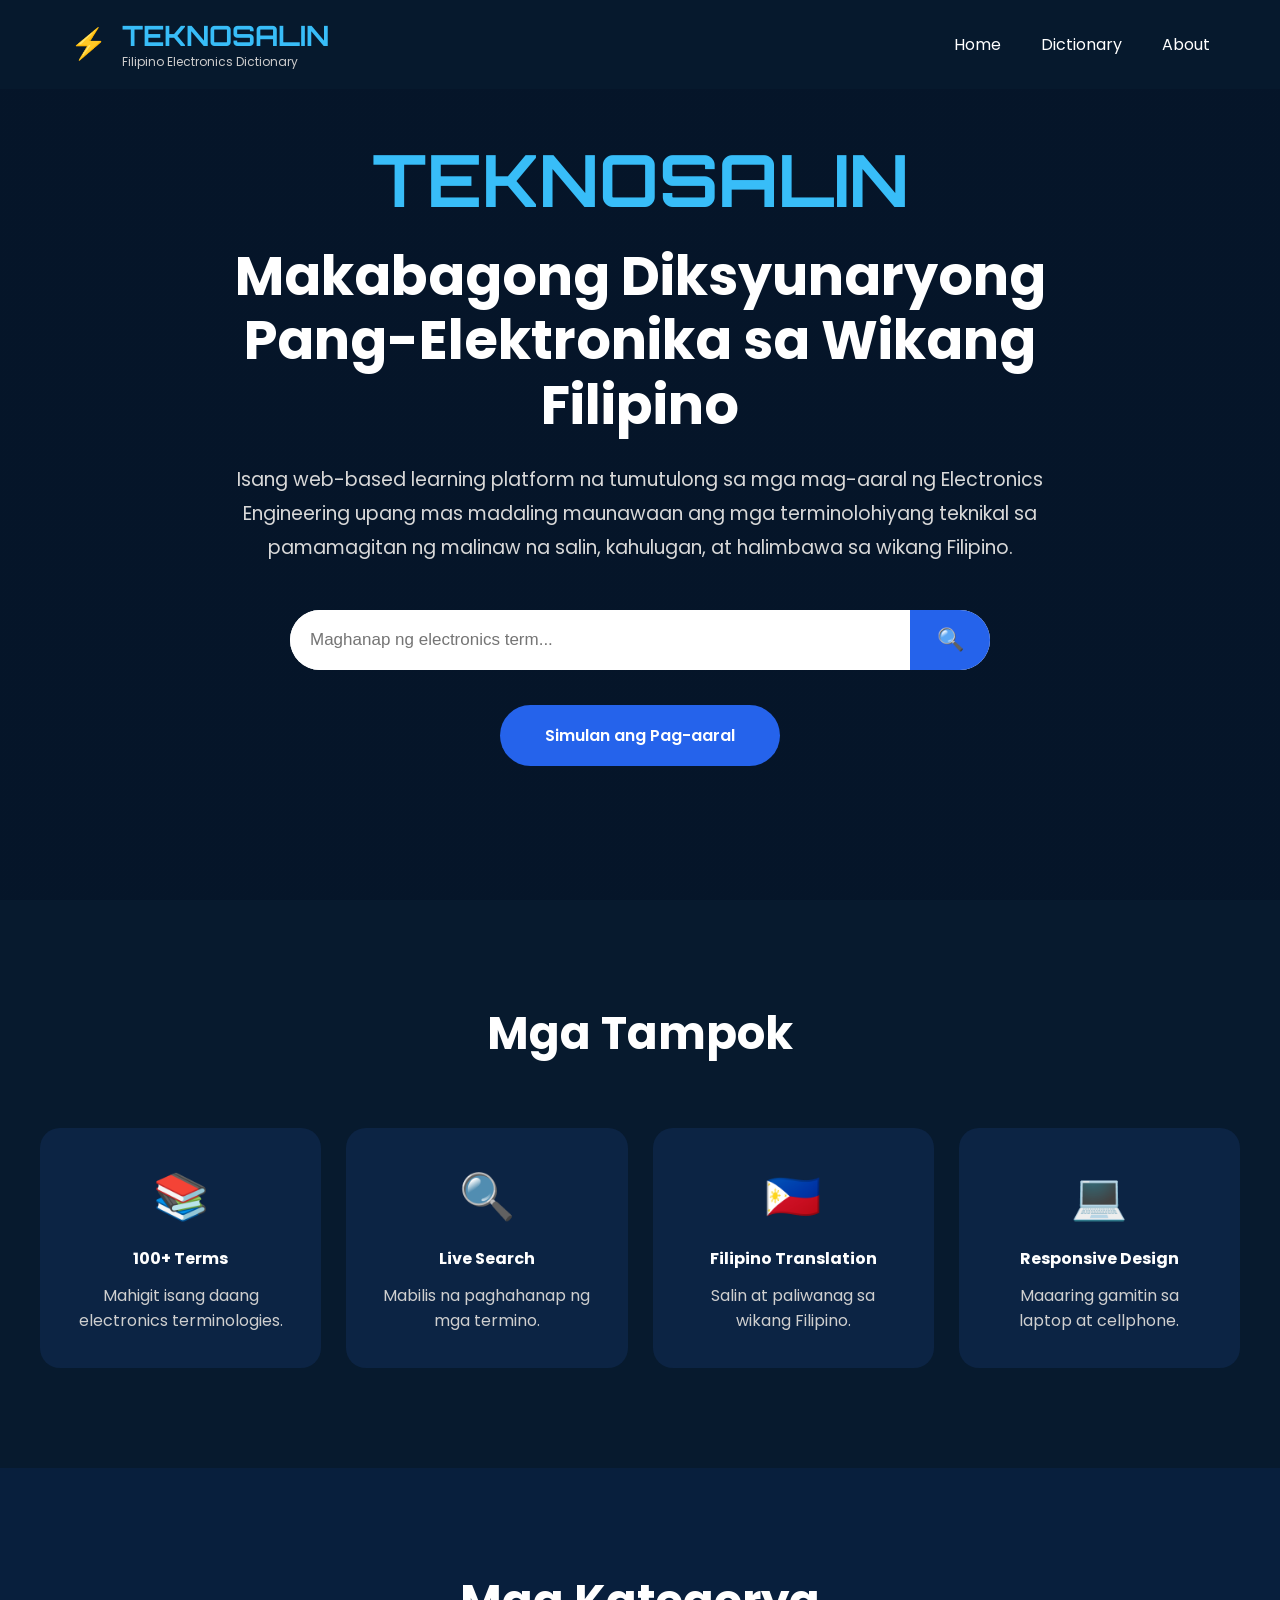
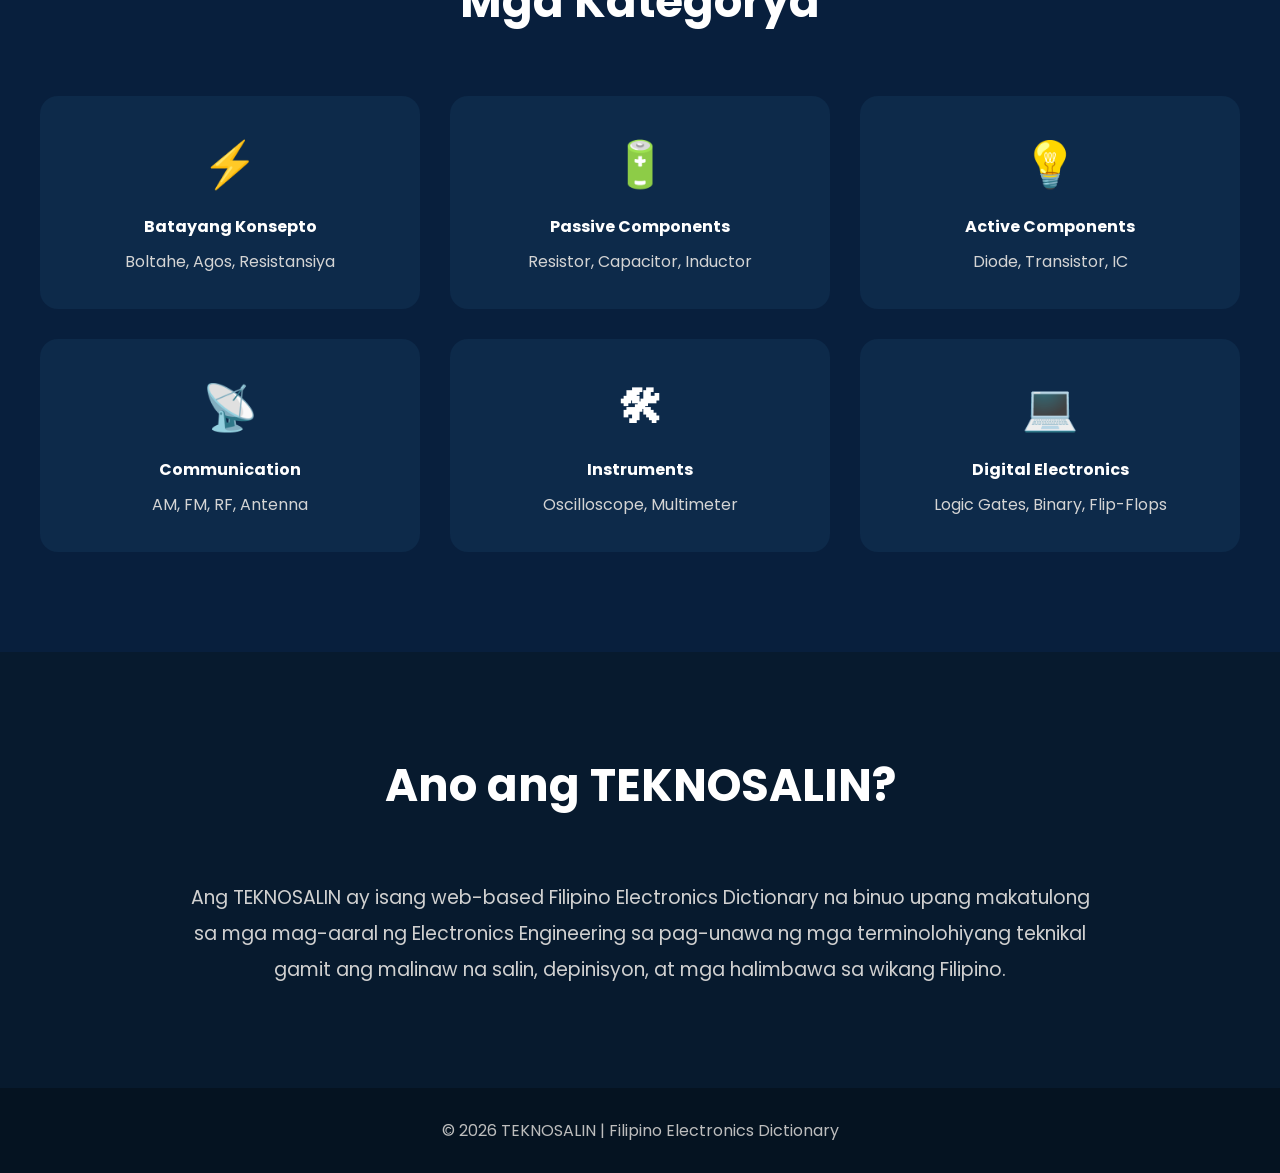
<file: index.html>
<!DOCTYPE html>
<html lang="en">

<head>
    <meta charset="UTF-8">
    <meta name="viewport" content="width=device-width, initial-scale=1.0">

    <title>TEKNOSALIN | Filipino Electronics Dictionary</title>

    <!-- Google Fonts -->
    <link rel="preconnect" href="https://fonts.googleapis.com">
    <link rel="preconnect" href="https://fonts.gstatic.com" crossorigin>

    <link href="https://fonts.googleapis.com/css2?family=Orbitron:wght@500;700;800&family=Poppins:wght@300;400;500;600;700&display=swap" rel="stylesheet">

    <!-- CSS -->
    <link rel="stylesheet" href="css/style.css">
    <link rel="stylesheet" href="css/responsive.css">
</head>

<body>

    <!-- ================= NAVIGATION ================= -->

    <header>

        <nav class="navbar">

            <div class="logo">
                <span class="logo-icon">⚡</span>
                <div>
                    <h2>TEKNOSALIN</h2>
                    <p>Filipino Electronics Dictionary</p>
                </div>
            </div>

            <ul class="nav-links">

                <li><a href="index.html">Home</a></li>

                <li><a href="dictionary.html">Dictionary</a></li>

                <li><a href="about.html">About</a></li>

            </ul>

        </nav>

    </header>





    <!-- ================= HERO ================= -->

    <section class="hero">

        <div class="overlay"></div>

        <div class="hero-content">

            <h1>TEKNOSALIN</h1>

            <h2>
                Makabagong Diksyunaryong Pang-Elektronika
                sa Wikang Filipino
            </h2>

            <p>

                Isang web-based learning platform na tumutulong sa mga
                mag-aaral ng Electronics Engineering upang mas madaling
                maunawaan ang mga terminolohiyang teknikal sa pamamagitan
                ng malinaw na salin, kahulugan, at halimbawa sa wikang
                Filipino.

            </p>


            <div class="search-box">

                 <input
                    type="text"
                    id="homeSearch"
                    placeholder="Maghanap ng electronics term..."
                 >

                <button id="homeSearchBtn">🔍</button>

            </div>

            <a href="dictionary.html" class="btn">

                Simulan ang Pag-aaral

            </a>

        </div>

    </section>





    <!-- ================= FEATURES ================= -->

    <section class="features">

        <h2>Mga Tampok</h2>

        <div class="feature-container">

            <div class="feature-card">

                <h3>📚</h3>

                <h4>100+ Terms</h4>

                <p>Mahigit isang daang electronics terminologies.</p>

            </div>

            <div class="feature-card">

                <h3>🔍</h3>

                <h4>Live Search</h4>

                <p>Mabilis na paghahanap ng mga termino.</p>

            </div>

            <div class="feature-card">

                <h3>🇵🇭</h3>

                <h4>Filipino Translation</h4>

                <p>Salin at paliwanag sa wikang Filipino.</p>

            </div>

            <div class="feature-card">

                <h3>💻</h3>

                <h4>Responsive Design</h4>

                <p>Maaaring gamitin sa laptop at cellphone.</p>

            </div>

        </div>

    </section>





    <!-- ================= CATEGORIES ================= -->

    <section class="categories">

        <h2>Mga Kategorya</h2>

        <div class="category-container">

            <div class="category-card"
                onclick="location.href='dictionary.html?category=Batayang%20Konsepto'">

                <h3>⚡</h3>

                <h4>Batayang Konsepto</h4>

                <p>Boltahe, Agos, Resistansiya</p>

            </div>

            <div class="category-card"
                onclick="location.href='dictionary.html?category=Passive%20Components'">

                <h3>🔋</h3>

                <h4>Passive Components</h4>

                <p>Resistor, Capacitor, Inductor</p>

            </div>

            <div class="category-card"
                onclick="location.href='dictionary.html?category=Active%20Components'">

                <h3>💡</h3>

                <h4>Active Components</h4>

                <p>Diode, Transistor, IC</p>

            </div>

            <div class="category-card"
                onclick="location.href='dictionary.html?category=Communication'">

                <h3>📡</h3>

                <h4>Communication</h4>

                <p>AM, FM, RF, Antenna</p>

            </div>

            <div class="category-card"
                onclick="location.href='dictionary.html?category=Instruments'">

                <h3>🛠</h3>

                <h4>Instruments</h4>

                <p>Oscilloscope, Multimeter</p>

            </div>

            <div class="category-card"
                onclick="location.href='dictionary.html?category=Digital%20Electronics'">

                <h3>💻</h3>

                <h4>Digital Electronics</h4>

                <p>Logic Gates, Binary, Flip-Flops</p>

            </div>

        </div>

    </section>





    <!-- ================= ABOUT ================= -->

    <section class="about">

        <div class="about-content">

            <h2>Ano ang TEKNOSALIN?</h2>

            <p>

                Ang TEKNOSALIN ay isang web-based Filipino Electronics
                Dictionary na binuo upang makatulong sa mga mag-aaral
                ng Electronics Engineering sa pag-unawa ng mga
                terminolohiyang teknikal gamit ang malinaw na salin,
                depinisyon, at mga halimbawa sa wikang Filipino.

            </p>

        </div>

    </section>





    <!-- ================= FOOTER ================= -->

    <footer>

        <p>

            © 2026 TEKNOSALIN | Filipino Electronics Dictionary

        </p>

    </footer>


    <script src="js/home.js"></script>

</body>

</html>
</file>
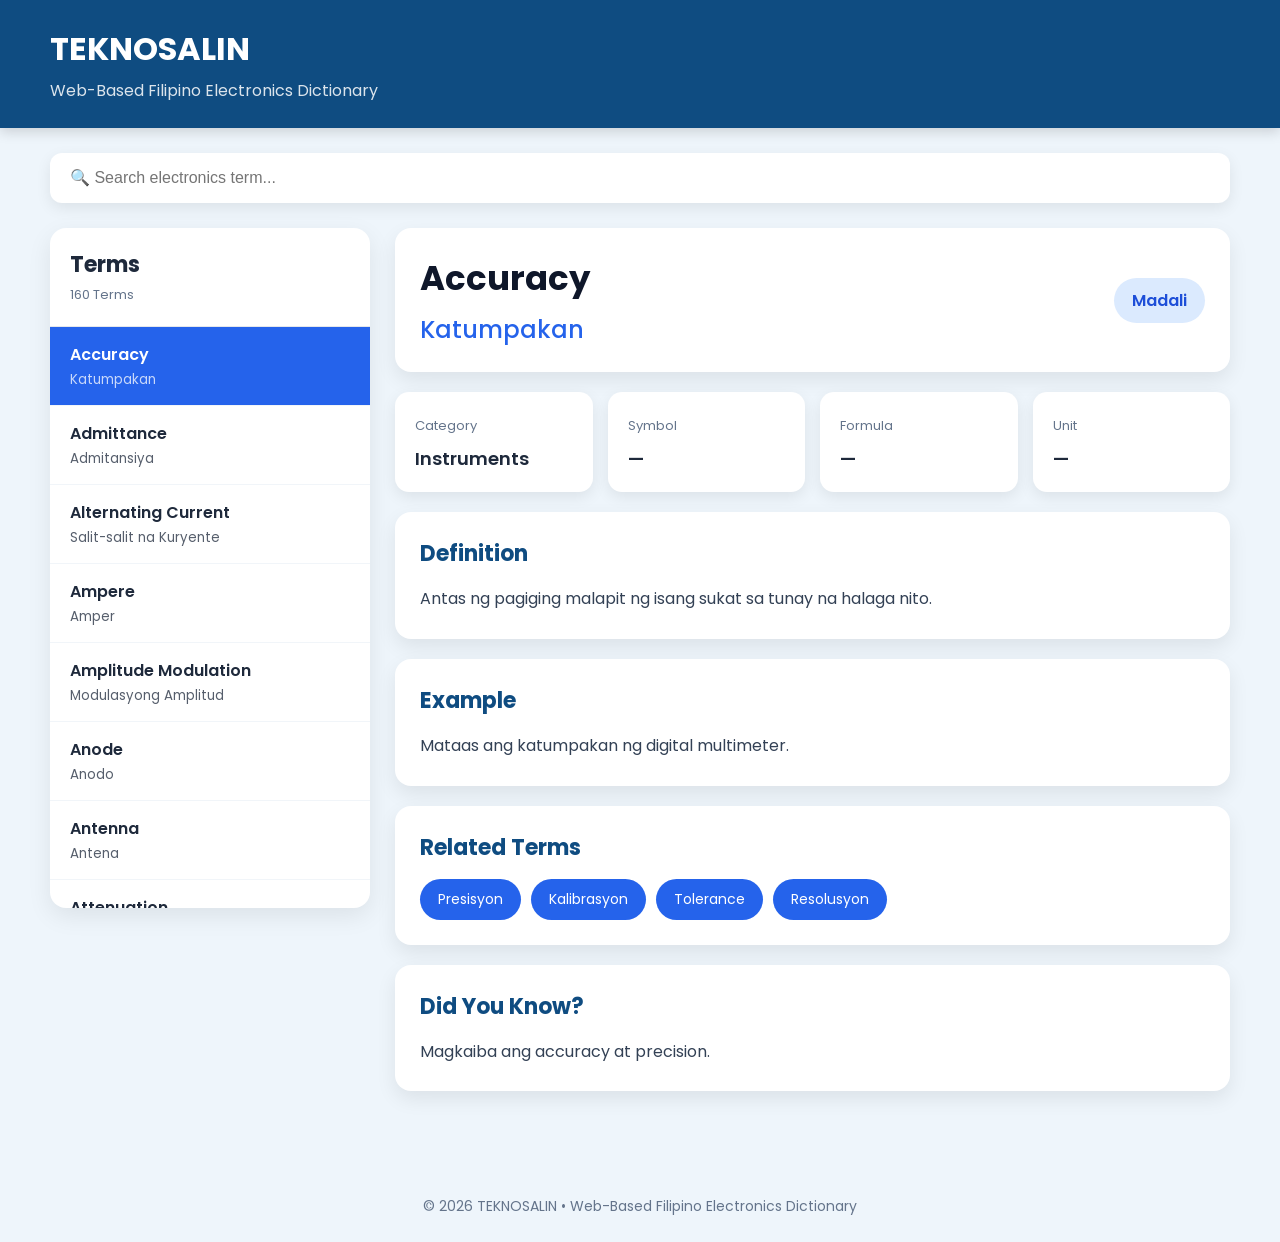
<file: dictionary.html>
<!DOCTYPE html>
<html lang="en">

<head>
    <meta charset="UTF-8">
    <meta name="viewport" content="width=device-width, initial-scale=1.0">

    <title>TEKNOSALIN | Filipino Electronics Dictionary</title>

    <link rel="stylesheet" href="css/dictionary.css">

    <link rel="preconnect" href="https://fonts.googleapis.com">
    <link rel="preconnect" href="https://fonts.gstatic.com" crossorigin>

    <link href="https://fonts.googleapis.com/css2?family=Poppins:wght@300;400;500;600;700&display=swap" rel="stylesheet">

</head>

<body>

<header class="header">

    <div class="logo-area">

        <h1>TEKNOSALIN</h1>

        <p>Web-Based Filipino Electronics Dictionary</p>

    </div>

</header>

<section class="search-wrapper">

    <input
        type="text"
        id="searchInput"
        placeholder="🔍 Search electronics term..."
        autocomplete="off">

</section>

<main class="dictionary">

    <!-- =========================
            SIDEBAR
    ========================== -->

    <aside class="sidebar">

        <div class="sidebar-header">

            <h2>Terms</h2>

            <span id="termCount">0 Terms</span>

        </div>

        <ul id="termList">

        </ul>

    </aside>



    <!-- =========================
            CONTENT
    ========================== -->

    <section class="content">

        <div class="term-header">

            <div>

                <h1 id="englishTerm">

                    Select a Term

                </h1>

                <h2 id="filipinoTerm">

                </h2>

            </div>

            <div class="difficulty" id="difficulty">

                —

            </div>

        </div>



        <div class="info-grid">

            <div class="info-card">

                <span>Category</span>

                <p id="category">

                    —

                </p>

            </div>

            <div class="info-card">

                <span>Symbol</span>

                <p id="symbol">

                    —

                </p>

            </div>

            <div class="info-card">

                <span>Formula</span>

                <p id="formula">

                    —

                </p>

            </div>

            <div class="info-card">

                <span>Unit</span>

                <p id="unit">

                    —

                </p>

            </div>

        </div>



        <section class="content-card">

            <h3>

                Definition

            </h3>

            <p id="definition">

                Select a term from the left panel to begin.

            </p>

        </section>



        <section class="content-card">

            <h3>

                Example

            </h3>

            <p id="example">

                —

            </p>

        </section>



        <section class="content-card">

            <h3>

                Related Terms

            </h3>

            <div id="related" class="related-container">
                                <!-- Related terms buttons will be generated here -->

            </div>

        </section>


        <section class="content-card">

            <h3>

                Did You Know?

            </h3>

            <p id="didYouKnow">

                —

            </p>

        </section>

    </section>

</main>



<footer class="footer">

    <p>

        © 2026 TEKNOSALIN • Web-Based Filipino Electronics Dictionary

    </p>

</footer>



<script src="js/dictionary.js"></script>

</body>

</html>
</file>
<file: css/style.css>
/* ==========================
   GOOGLE FONT
========================== */

*{
    margin:0;
    padding:0;
    box-sizing:border-box;
}

html{
    scroll-behavior:smooth;
}

body{
    font-family:'Poppins',sans-serif;
    background:#071A2E;
    color:white;
    overflow-x:hidden;
}

/* ==========================
NAVBAR
========================== */

header{
    position:fixed;
    width:100%;
    top:0;
    left:0;
    z-index:1000;
    background:rgba(7,26,46,.95);
    backdrop-filter:blur(10px);
}

.navbar{

    max-width:1200px;
    margin:auto;

    display:flex;
    justify-content:space-between;
    align-items:center;

    padding:18px 30px;

}

.logo{

    display:flex;
    align-items:center;
    gap:15px;

}

.logo-icon{

    font-size:30px;

}

.logo h2{

    font-family:'Orbitron',sans-serif;
    color:#38BDF8;
    font-size:28px;

}

.logo p{

    font-size:12px;
    color:#cccccc;

}

.nav-links{

    display:flex;
    gap:40px;
    list-style:none;

}

.nav-links a{

    color:white;
    text-decoration:none;
    transition:.3s;

}

.nav-links a:hover{

    color:#38BDF8;

}

/* ==========================
HERO
========================== */

.hero{

    min-height:100vh;

    display:flex;
    justify-content:center;
    align-items:center;

    text-align:center;

    padding:120px 20px;

    position:relative;

    background:

    linear-gradient(rgba(5,20,40,.82),
    rgba(5,20,40,.82)),

    url("https://images.unsplash.com/photo-1518770660439-4636190af475?auto=format&fit=crop&w=1600&q=80");

    background-size:cover;
    background-position:center;

}

.hero-content{

    max-width:900px;
    position:relative;
    z-index:2;

}

.hero h1{

    font-family:'Orbitron',sans-serif;

    font-size:72px;

    color:#38BDF8;

    margin-bottom:20px;

}

.hero h2{

    font-size:54px;

    line-height:1.2;

    margin-bottom:25px;

}

.hero p{

    color:#d8d8d8;

    line-height:1.8;

    font-size:19px;

    margin-bottom:45px;

}

/* SEARCH */

.search-box{

    width:700px;

    max-width:95%;

    margin:auto;

    display:flex;

    background:white;

    border-radius:50px;

    overflow:hidden;

    margin-bottom:35px;

}

.search-box input{

    flex:1;

    padding:20px;

    border:none;

    outline:none;

    font-size:17px;

}

.search-box button{

    width:80px;

    border:none;

    background:#2563EB;

    color:white;

    cursor:pointer;

    font-size:22px;

}

/* BUTTON */

.btn{

    display:inline-block;

    background:#2563EB;

    color:white;

    padding:18px 45px;

    border-radius:40px;

    text-decoration:none;

    transition:.3s;

    font-weight:600;

}

.btn:hover{

    background:#38BDF8;

    transform:translateY(-5px);

}

/* ==========================
SECTION
========================== */

section{

    padding:100px 30px;

}

section h2{

    text-align:center;

    font-size:45px;

    margin-bottom:60px;

}

/* ==========================
FEATURES
========================== */

.feature-container{

    max-width:1200px;

    margin:auto;

    display:grid;

    grid-template-columns:repeat(4,1fr);

    gap:25px;

}

.feature-card{

    background:#0C2444;

    border-radius:20px;

    padding:35px;

    text-align:center;

    transition:.3s;

}

.feature-card:hover{

    transform:translateY(-12px);

    box-shadow:0 0 30px rgba(56,189,248,.3);

}

.feature-card h3{

    font-size:45px;

    margin-bottom:15px;

}

.feature-card h4{

    margin-bottom:12px;

}

.feature-card p{

    color:#cfcfcf;

}

/* ==========================
CATEGORY
========================== */

.categories{

    background:#081F3D;

}

.category-container{

    max-width:1200px;

    margin:auto;

    display:grid;

    grid-template-columns:repeat(3,1fr);

    gap:30px;

}

.category-card{

    background:#0D2A4A;

    border-radius:18px;

    text-align:center;

    padding:35px;

    transition:.3s;

}

.category-card:hover{

    transform:translateY(-10px);

    box-shadow:0 0 25px rgba(56,189,248,.25);

}

.category-card h3{

    font-size:45px;

    margin-bottom:15px;

}

.category-card h4{

    margin-bottom:10px;

}

.category-card p{

    color:#d4d4d4;

}

/* ==========================
ABOUT
========================== */

.about{

    text-align:center;

}

.about-content{

    max-width:900px;

    margin:auto;

}

.about p{

    color:#d0d0d0;

    font-size:19px;

    line-height:1.9;

}

/* ==========================
ABOUT PAGE
========================== */

.about-page{

    padding-top:140px;
    padding-bottom:100px;

}

.about-container{

    max-width:1000px;
    margin:auto;
    padding:0 20px;

}

.about-header{

    text-align:center;
    margin-bottom:60px;

}

.about-header h1{

    font-family:'Orbitron',sans-serif;
    font-size:60px;
    color:#38BDF8;
    margin-bottom:15px;

}

.about-header p{

    color:#d0d0d0;
    font-size:18px;
    line-height:1.8;

}

.about-card{

    background:#0C2444;
    border-radius:20px;
    padding:35px;
    margin-bottom:30px;

}

.about-card h2{

    color:#38BDF8;
    margin-bottom:20px;
    text-align:left;
    font-size:28px;

}

.about-card p{

    color:#d7d7d7;
    line-height:1.9;
    font-size:17px;

}

.about-card ul{

    padding-left:25px;

}

.about-card li{

    margin-bottom:12px;
    line-height:1.8;

}

.about-card table{

    width:100%;
    border-collapse:collapse;
    margin-top:20px;

}

.about-card th,
.about-card td{

    border:1px solid rgba(255,255,255,.15);
    padding:15px;
    text-align:left;

}

.about-card th{

    background:#2563EB;

}

/* ==========================
FOOTER
========================== */

footer{

    background:#051321;

    text-align:center;

    padding:30px;

    color:#bdbdbd;

}
</file>
<file: css/responsive.css>
/* =========================================
TABLET (1024px)
========================================= */

@media (max-width:1024px){

    .hero h1{
        font-size:58px;
    }

    .hero h2{
        font-size:42px;
    }

    .feature-container{
        grid-template-columns:repeat(2,1fr);
    }

    .category-container{
        grid-template-columns:repeat(2,1fr);
    }

}


/* =========================================
PHONE (768px)
========================================= */

@media (max-width:768px){

    .navbar{

        flex-direction:column;

        gap:20px;

    }

    .nav-links{

        gap:20px;

        flex-wrap:wrap;

        justify-content:center;

    }

    .hero{

        padding:180px 20px 100px;

    }

    .hero h1{

        font-size:45px;

    }

    .hero h2{

        font-size:32px;

    }

    .hero p{

        font-size:16px;

    }

    .search-box{

        flex-direction:column;

        border-radius:20px;

    }

    .search-box input{

        width:100%;

    }

    .search-box button{

        width:100%;

        height:60px;

    }

    .feature-container{

        grid-template-columns:1fr;

    }

    .category-container{

        grid-template-columns:1fr;

    }

    section h2{

        font-size:34px;

    }

}


/* =========================================
SMALL PHONES (480px)
========================================= */

@media (max-width:480px){

    .logo h2{

        font-size:22px;

    }

    .logo p{

        display:none;

    }

    .hero h1{

        font-size:34px;

    }

    .hero h2{

        font-size:26px;

    }

    .btn{

        width:100%;

        text-align:center;

    }

}
</file>
<file: css/dictionary.css>
/* ==========================================
   TEKNOSALIN v3
   dictionary.css
========================================== */

*{
    margin:0;
    padding:0;
    box-sizing:border-box;
}

body{

    font-family:'Poppins',sans-serif;

    background:#eef5fb;

    color:#1e293b;

}

/* ================= HEADER ================= */

.header{

    background:#0f4c81;

    color:#fff;

    padding:25px 50px;

    box-shadow:0 4px 12px rgba(0,0,0,.15);

}

.logo-area h1{

    font-size:32px;

    font-weight:700;

}

.logo-area p{

    margin-top:5px;

    opacity:.85;

}

/* ================= SEARCH ================= */

.search-wrapper{

    padding:25px 50px;

}

#searchInput{

    width:100%;

    padding:16px 20px;

    font-size:16px;

    border:none;

    outline:none;

    border-radius:12px;

    background:#fff;

    box-shadow:0 5px 15px rgba(0,0,0,.08);

}

/* ================= LAYOUT ================= */

.dictionary{

    display:grid;

    grid-template-columns:320px 1fr;

    gap:25px;

    padding:0 50px 40px;

}

/* ================= SIDEBAR ================= */

.sidebar{

    background:#fff;

    border-radius:16px;

    overflow:hidden;

    box-shadow:0 8px 25px rgba(0,0,0,.08);

    height:calc(100vh - 220px);

    display:flex;

    flex-direction:column;

}

.sidebar-header{

    padding:20px;

    border-bottom:1px solid #e5e7eb;

}

.sidebar-header h2{

    font-size:22px;

}

.sidebar-header span{

    color:#64748b;

    font-size:13px;

}

#termList{

    list-style:none;

    overflow:auto;

    flex:1;

}

#termList li{

    padding:15px 20px;

    cursor:pointer;

    border-bottom:1px solid #f1f5f9;

    transition:.25s;

}

#termList li:hover{

    background:#eff6ff;

}

#termList li.active{

    background:#2563eb;

    color:#fff;

}

.term-title{

    font-weight:600;

}

#termList small{

    display:block;

    margin-top:3px;

    opacity:.75;

}

/* ================= CONTENT ================= */

.content{

    display:flex;

    flex-direction:column;

    gap:20px;

}

.term-header{

    background:#fff;

    padding:25px;

    border-radius:16px;

    display:flex;

    justify-content:space-between;

    align-items:center;

    box-shadow:0 8px 20px rgba(0,0,0,.08);

}

#englishTerm{

    font-size:34px;

    color:#0f172a;

}

#filipinoTerm{

    margin-top:8px;

    color:#2563eb;

    font-weight:500;

}

.difficulty{

    background:#dbeafe;

    color:#1d4ed8;

    padding:10px 18px;

    border-radius:50px;

    font-weight:600;

}

/* ================= INFO GRID ================= */

.info-grid{

    display:grid;

    grid-template-columns:repeat(4,1fr);

    gap:15px;

}

.info-card{

    background:#fff;

    border-radius:14px;

    padding:20px;

    box-shadow:0 5px 15px rgba(0,0,0,.08);

}

.info-card span{

    color:#64748b;

    font-size:13px;

}

.info-card p{

    margin-top:8px;

    font-size:18px;

    font-weight:600;

}
/* ================= CONTENT CARDS ================= */

.content-card{

    background:#fff;

    border-radius:16px;

    padding:25px;

    box-shadow:0 8px 20px rgba(0,0,0,.08);

}

.content-card h3{

    margin-bottom:15px;

    color:#0f4c81;

    font-size:22px;

}

.content-card p{

    line-height:1.8;

    font-size:16px;

    color:#334155;

}

/* ================= RELATED TERMS ================= */

.related-container{

    display:flex;

    flex-wrap:wrap;

    gap:10px;

}

.related-btn{

    border:none;

    background:#2563eb;

    color:#fff;

    padding:10px 18px;

    border-radius:30px;

    cursor:pointer;

    transition:.25s;

    font-family:'Poppins',sans-serif;

    font-size:14px;

}

.related-btn:hover{

    background:#1d4ed8;

    transform:translateY(-2px);

}

/* ================= FOOTER ================= */

.footer{

    margin-top:40px;

    padding:25px;

    text-align:center;

    color:#64748b;

    font-size:14px;

}

/* ================= SCROLLBAR ================= */

#termList::-webkit-scrollbar{

    width:8px;

}

#termList::-webkit-scrollbar-track{

    background:#f1f5f9;

}

#termList::-webkit-scrollbar-thumb{

    background:#94a3b8;

    border-radius:20px;

}

#termList::-webkit-scrollbar-thumb:hover{

    background:#64748b;

}

/* ================= ANIMATIONS ================= */

.term-header,
.info-card,
.content-card{

    animation:fadeIn .35s ease;

}

@keyframes fadeIn{

    from{

        opacity:0;

        transform:translateY(10px);

    }

    to{

        opacity:1;

        transform:translateY(0);

    }

}

/* ================= RESPONSIVE ================= */

@media(max-width:1100px){

    .dictionary{

        grid-template-columns:280px 1fr;

        padding:0 25px 30px;

    }

    .info-grid{

        grid-template-columns:repeat(2,1fr);

    }

}

@media(max-width:768px){

    .header{

        padding:20px;

        text-align:center;

    }

    .search-wrapper{

        padding:20px;

    }

    .dictionary{

        display:block;

        padding:0 20px 25px;

    }

    .sidebar{

        height:320px;

        margin-bottom:20px;

    }

    .term-header{

        flex-direction:column;

        align-items:flex-start;

        gap:15px;

    }

    .info-grid{

        grid-template-columns:1fr;

    }

}

@media(max-width:480px){

    #englishTerm{

        font-size:26px;

    }

    #filipinoTerm{

        font-size:18px;

    }

    .content-card{

        padding:18px;

    }

    .info-card{

        padding:16px;

    }

    .related-btn{

        width:100%;

        text-align:center;

    }

}
</file>
